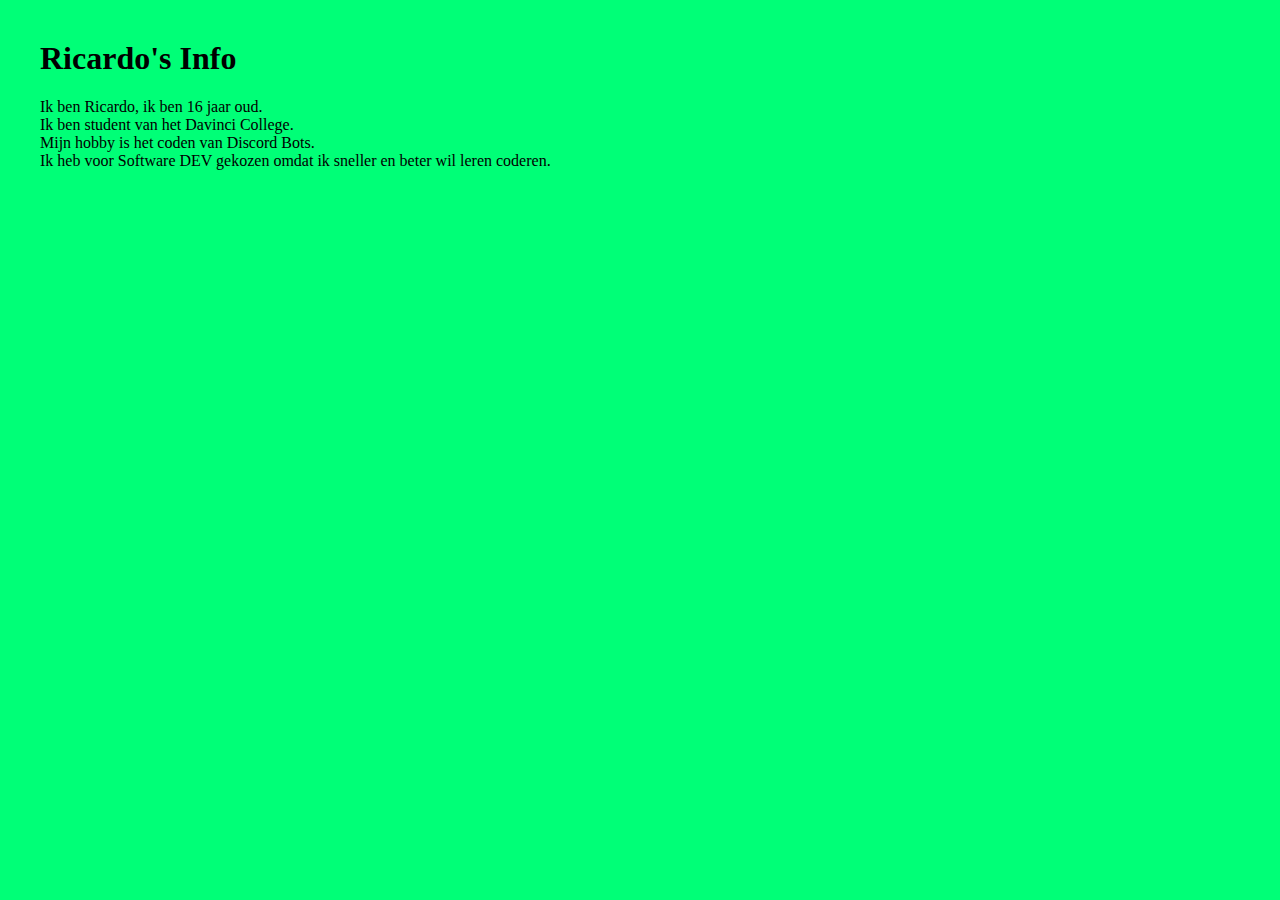
<file: Week 1 - Introduction/B1W1O3 - Github Profile/index.html>
<!DOCTYPE html>
<html lang="en">
    <head>
        <meta charset="UTF-8">
        <meta http-equiv="X-UA-Compatible" content="IE=edge">
        <meta name="viewport" content="width=device-width, initial-scale=1.0">
        <title>B1W1O3 - Github Profile</title>
        <link rel="stylesheet" href="./css/style.css">
    </head>
    <body>
        <h1>Ricardo's Info</h1>
        <p>
            Ik ben Ricardo, ik ben 16 jaar oud.<br>
            Ik ben student van het Davinci College.<br>
            Mijn hobby is het coden van Discord Bots.<br>
            Ik heb voor Software DEV gekozen omdat ik sneller en beter wil leren coderen.
        </p>
    </body>
</html>
</file>
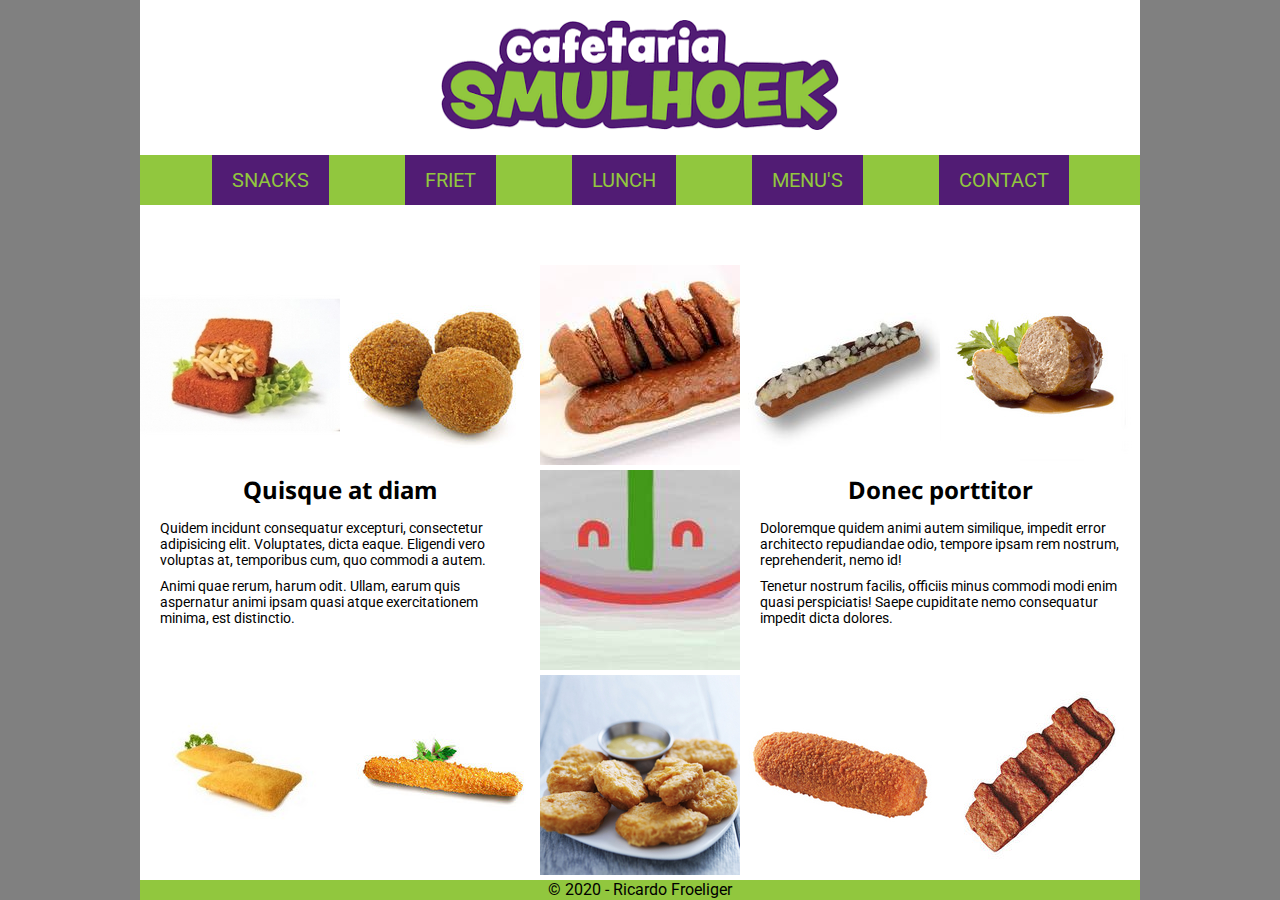
<file: Week 10 - Assessment Week/B1W10T2-  Cafetaria (G) [HTML & CSS]/index.html>
<!DOCTYPE html>
<html lang="en">
	<head>
		<meta charset="UTF-8">
		<meta http-equiv="X-UA-Compatible" content="IE=edge">
		<meta name="viewport" content="width=device-width, initial-scale=1.0">
		<title>Cafetaria Smulhoek | Snacks</title> <!-- B1W10T2 - HTML & CSS Cafetaria -->
		<link rel="stylesheet" href="./css/style.css">
	</head>
	<body>
		<div class="grid-container grid-snacks">
			<img src="./images/cafetarie-smulhoek.png" alt="Image of Cafetaria Smulhoek" class="smulhoek">

			<ul class="menu">
				<li><a href="">SNACKS</a></li>
				<li><a href="./html/friet.html">FRIET</a></li>
				<li><a href="./html/lunch.html">LUNCH</a></li>
				<li><a href="">MENU'S</a></li>
				<li><a href="">CONTACT</a></li>
			</ul>


			<img src="./images/bamischijf.jpg" alt="Image of bamischijf" class="bamischijf">
			<img src="./images/bitterbal.jpg" alt="Image of bitterbal" class="bitterbal">
			<img src="./images/berenklauw.jpg" alt="Image of berenklauw" class="berenklauw">
			<img src="./images/frikandelspeciaal.jpg" alt="Image of frikandel speciaal" class="frikandelspeciaal">
			<img src="./images/gehaktbal.jpg" alt="Image of gehaktbal" class="gehaktbal">

			<div class="leftText">
				<h1 class="title">Quisque at diam</h1>
				<p class="text">Quidem incidunt consequatur excepturi, consectetur adipisicing elit. Voluptates, dicta eaque. Eligendi vero voluptas at, temporibus cum, quo commodi a autem.</p>
				<p class="text">Animi quae rerum, harum odit. Ullam, earum quis aspernatur animi ipsam quasi atque exercitationem minima, est distinctio.</p>
			</div>
			<img src="./images/logo.jpg" alt="Logo" class="logo">
			<div class="rightText">
				<h1 class="title">Donec porttitor</h1>
				<p class="text">Doloremque quidem animi autem similique, impedit error architecto repudiandae odio, tempore ipsam rem nostrum, reprehenderit, nemo id!</p>
				<p class="text">Tenetur nostrum facilis, officiis minus commodi modi enim quasi perspiciatis! Saepe cupiditate nemo consequatur impedit dicta dolores.</p>
			</div>

			<img src="./images/kaassouffle.jpg" alt="Image of kaassouffle" class="kaassouffle">
			<img src="./images/kipcorn.jpg" alt="Image of kipcorn" class="kipcorn">
			<img src="./images/kipnuggets.jpg" alt="Image of kipnuggets" class="kipnuggets">
			<img src="./images/kroket.jpg" alt="Image of kroket" class="kroket">
			<img src="./images/mexicano.jpg" alt="Image of mexicano" class="mexicano">

			<p class="footer footer-snacks">© 2020 - Ricardo Froeliger</p>
		</div>
	</body>
</html>
</file>
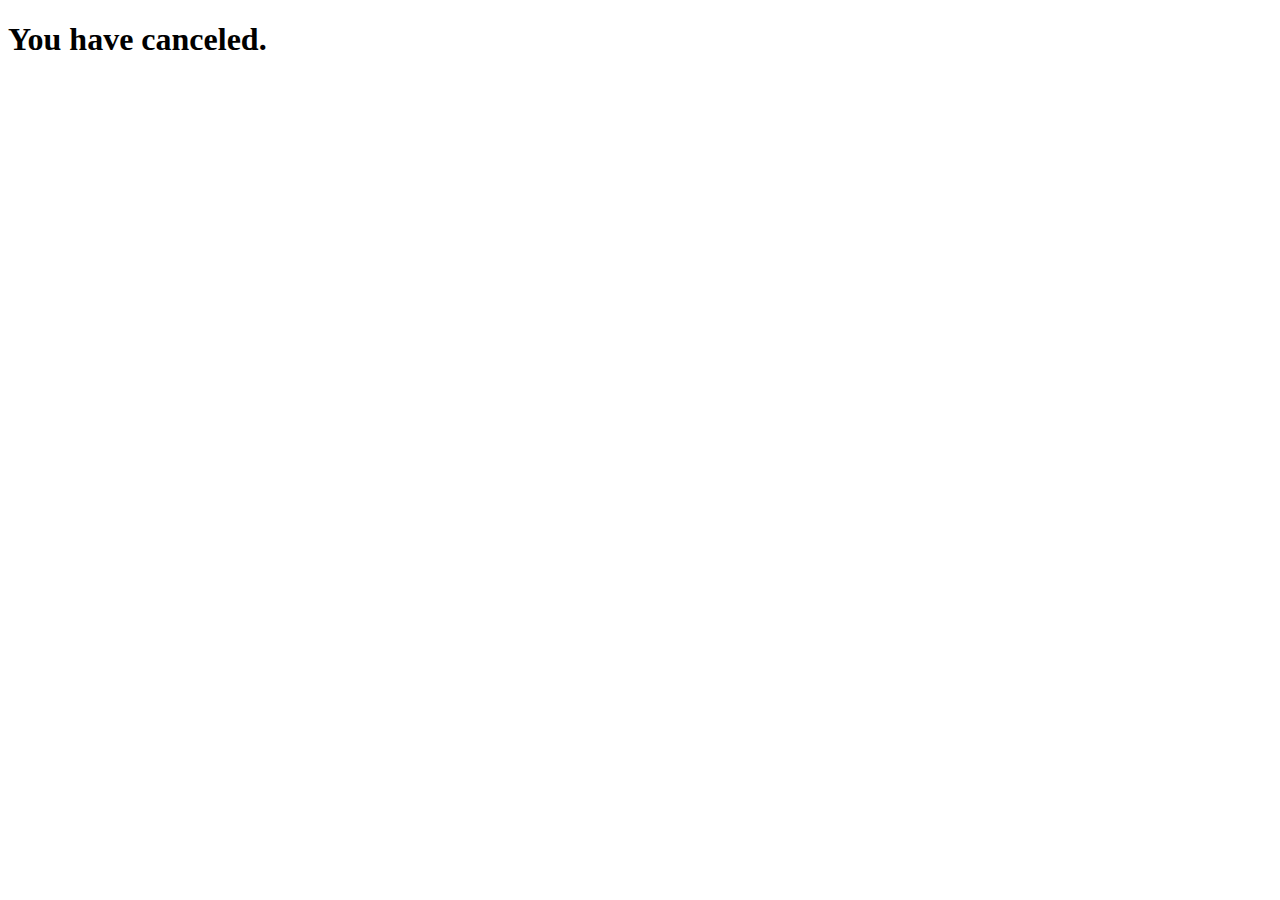
<file: Week 2 & 3 - JavaScript/B1W2L1 - Basics/index.html>
<!DOCTYPE html>
<html lang="en">
    <head>
        <meta charset="UTF-8">
        <meta http-equiv="X-UA-Compatible" content="IE=edge">
        <meta name="viewport" content="width=device-width, initial-scale=1.0">
        <title>B1W2L1 - Basics</title>
        <script src="./js/script.js" defer></script>
    </head>
    <body>
        <h1 id="output"></h1>
    </body>
</html>
</file>
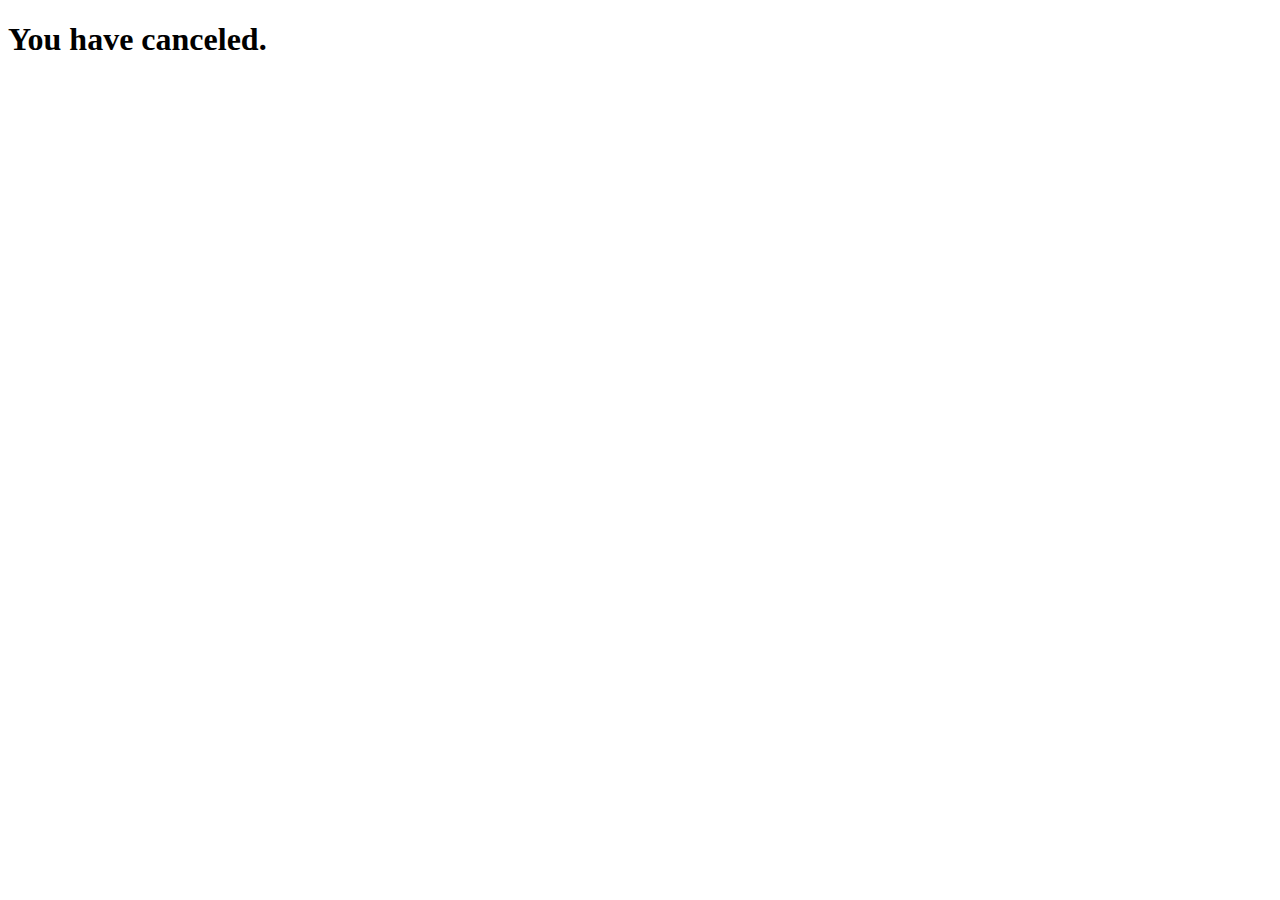
<file: Week 2 & 3 - JavaScript/B1W2L2 - Variables/index.html>
<!DOCTYPE html>
<html lang="en">
    <head>
        <meta charset="UTF-8">
        <meta http-equiv="X-UA-Compatible" content="IE=edge">
        <meta name="viewport" content="width=device-width, initial-scale=1.0">
        <title>B1W2L2 - Variables</title>
        <script src="./js/script.js" defer></script>
    </head>
    <body>
        <h1 id="output"></h1>
    </body>
</html>
</file>
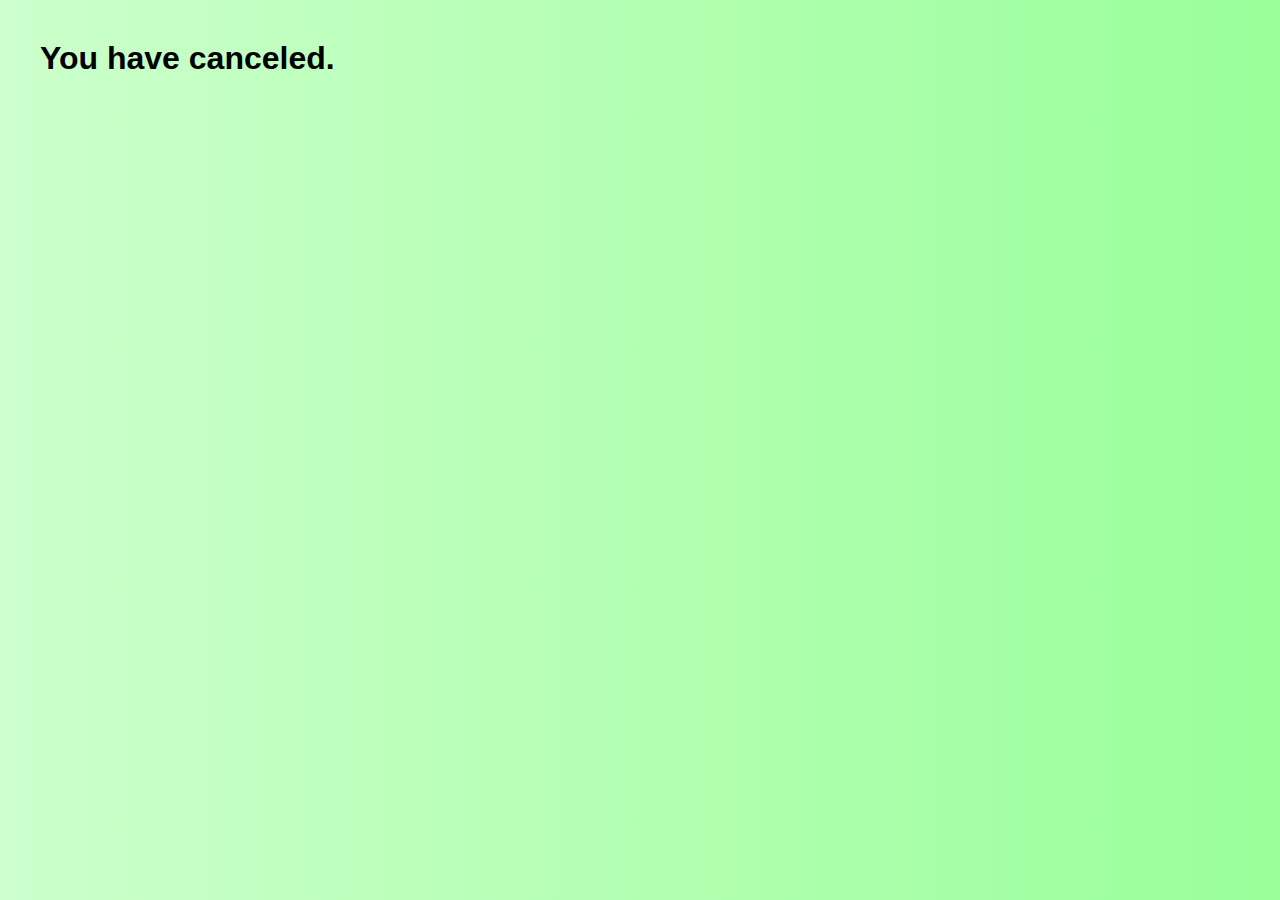
<file: Week 2 & 3 - JavaScript/B1W2O1 - Pizza Calculator/index.html>
<!DOCTYPE html>
<html lang="en">
    <head>
        <meta charset="UTF-8">
        <meta http-equiv="X-UA-Compatible" content="IE=edge">
        <meta name="viewport" content="width=device-width, initial-scale=1.0">
        <title>B1W2O1 - Pizza Calculator</title>
        <link rel="stylesheet" href="./css/style.css">
        <script src="./js/script.js" defer></script>
    </head>
    <body>
        <h1 id="output"></h1>
    </body>
</html>
</file>
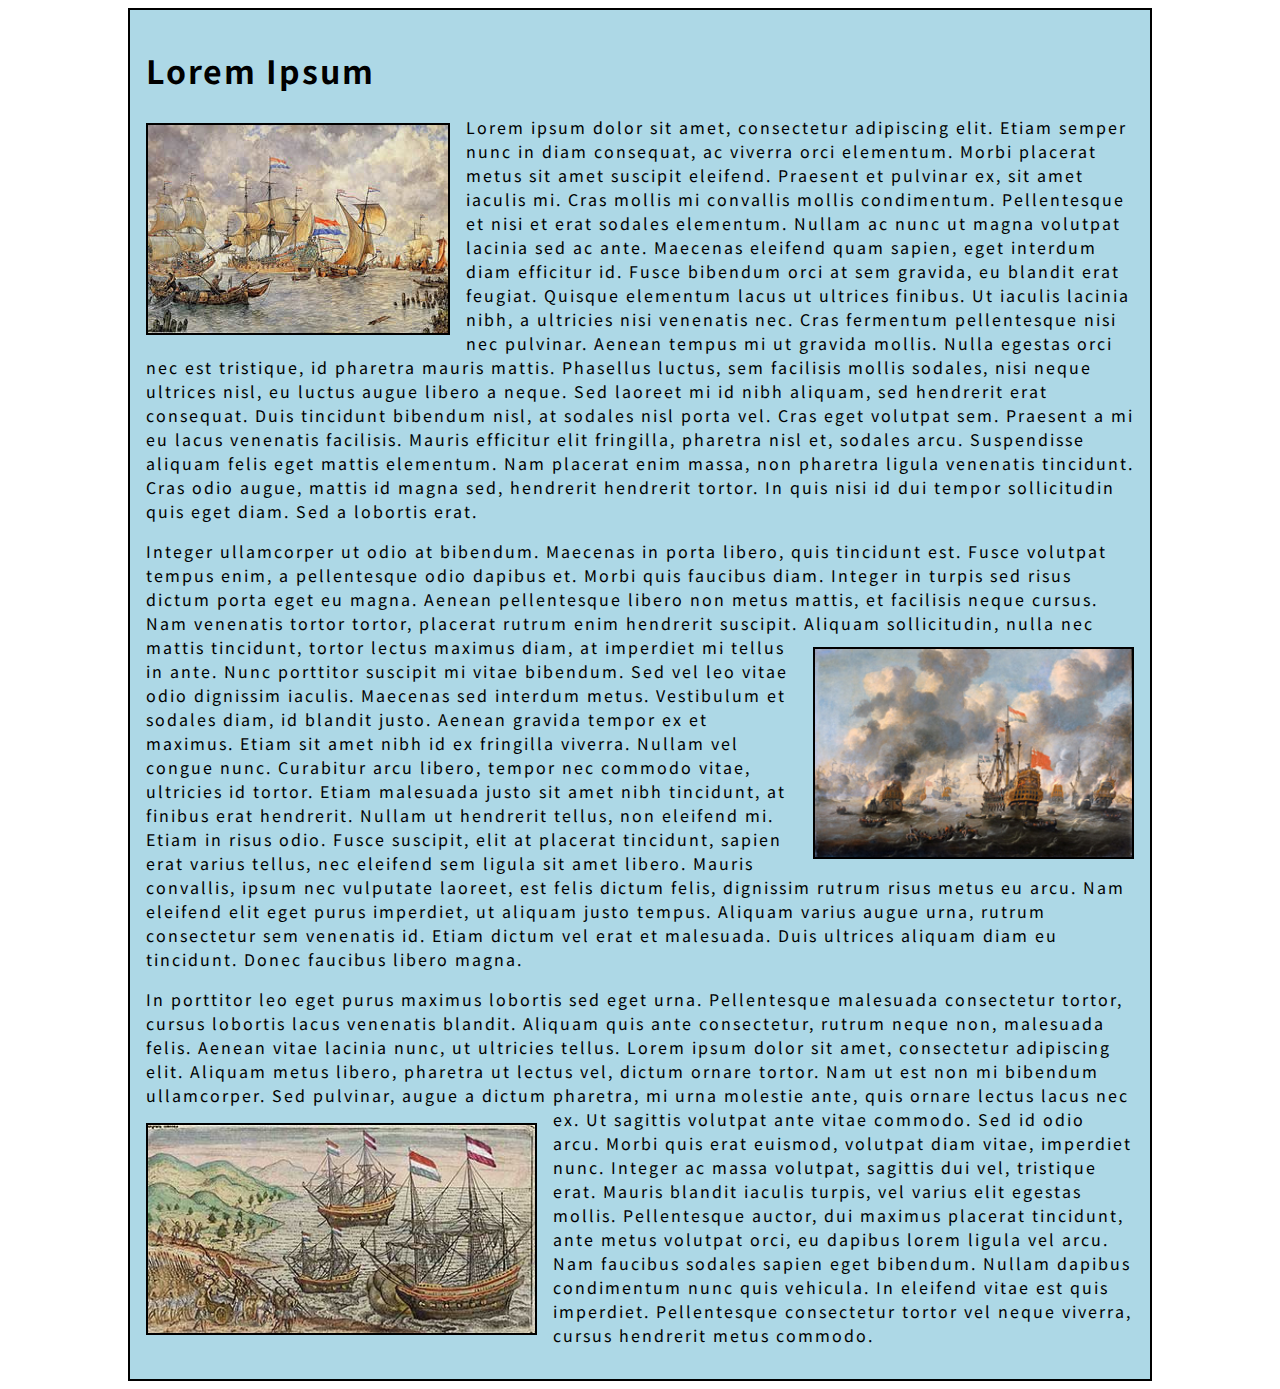
<file: Week 4 - HTML & CSS/B1W4L1 - Newspaper/index.html>
<!DOCTYPE html>
<html lang="en">
    <head>
        <meta charset="UTF-8">
        <meta http-equiv="X-UA-Compatible" content="IE=edge">
        <meta name="viewport" content="width=device-width, initial-scale=1.0">
        <title>B1W4L1 - Newspaper</title>
        <link rel ="stylesheet" href ="./css/style.css">
    </head>
    <body>
        <h1>Lorem Ipsum</h1>
        <p>
            <img src="./images/fleet1.jpg" alt="Painting of Dutch boat fleet" id="img1">  
            Lorem ipsum dolor sit amet, consectetur adipiscing elit. Etiam semper nunc in diam consequat, ac viverra orci elementum. Morbi placerat metus sit amet suscipit eleifend. Praesent et pulvinar ex, sit amet iaculis mi. Cras mollis mi convallis mollis condimentum. Pellentesque et nisi et erat sodales elementum. Nullam ac nunc ut magna volutpat lacinia sed ac ante. Maecenas eleifend quam sapien, eget interdum diam efficitur id. Fusce bibendum orci at sem gravida, eu blandit erat feugiat. Quisque elementum lacus ut ultrices finibus. Ut iaculis lacinia nibh, a ultricies nisi venenatis nec. Cras fermentum pellentesque nisi nec pulvinar. Aenean tempus mi ut gravida mollis. Nulla egestas orci nec est tristique, id pharetra mauris mattis. Phasellus luctus, sem facilisis mollis sodales, nisi neque ultrices nisl, eu luctus augue libero a neque. Sed laoreet mi id nibh aliquam, sed hendrerit erat consequat. Duis tincidunt bibendum nisl, at sodales nisl porta vel. Cras eget volutpat sem. Praesent a mi eu lacus venenatis facilisis. Mauris efficitur elit fringilla, pharetra nisl et, sodales arcu. Suspendisse aliquam felis eget mattis elementum. Nam placerat enim massa, non pharetra ligula venenatis tincidunt. Cras odio augue, mattis id magna sed, hendrerit hendrerit tortor. In quis nisi id dui tempor sollicitudin quis eget diam. Sed a lobortis erat.
        </p>
        <p>
            Integer ullamcorper ut odio at bibendum. Maecenas in porta libero, quis tincidunt est. Fusce volutpat tempus enim, a pellentesque odio dapibus et. Morbi quis faucibus diam. Integer in turpis sed risus dictum porta eget eu magna. Aenean pellentesque libero non metus mattis, et facilisis neque cursus. Nam venenatis tortor tortor, placerat rutrum enim hendrerit suscipit.
            <img src="images/fleet2.jpg" alt="Painting of Dutch boat fleet" id="img2">
            Aliquam sollicitudin, nulla nec mattis tincidunt, tortor lectus maximus diam, at imperdiet mi tellus in ante. Nunc porttitor suscipit mi vitae bibendum. Sed vel leo vitae odio dignissim iaculis. Maecenas sed interdum metus. Vestibulum et sodales diam, id blandit justo. Aenean gravida tempor ex et maximus. Etiam sit amet nibh id ex fringilla viverra. Nullam vel congue nunc. Curabitur arcu libero, tempor nec commodo vitae, ultricies id tortor. Etiam malesuada justo sit amet nibh tincidunt, at finibus erat hendrerit. Nullam ut hendrerit tellus, non eleifend mi. Etiam in risus odio. Fusce suscipit, elit at placerat tincidunt, sapien erat varius tellus, nec eleifend sem ligula sit amet libero. Mauris convallis, ipsum nec vulputate laoreet, est felis dictum felis, dignissim rutrum risus metus eu arcu. Nam eleifend elit eget purus imperdiet, ut aliquam justo tempus. Aliquam varius augue urna, rutrum consectetur sem venenatis id. Etiam dictum vel erat et malesuada. Duis ultrices aliquam diam eu tincidunt. Donec faucibus libero magna.
        </p>
        <p>
            In porttitor leo eget purus maximus lobortis sed eget urna. Pellentesque malesuada consectetur tortor, cursus lobortis lacus venenatis blandit. Aliquam quis ante consectetur, rutrum neque non, malesuada felis. Aenean vitae lacinia nunc, ut ultricies tellus. Lorem ipsum dolor sit amet, consectetur adipiscing elit. Aliquam metus libero, pharetra ut lectus vel, dictum ornare tortor. Nam ut est non mi bibendum ullamcorper. Sed pulvinar, augue a dictum pharetra, mi urna molestie ante, quis ornare lectus lacus nec ex. 
            <img src="images/fleet3.jpg" alt="Painting of Dutch boat fleet" id="img3">
            Ut sagittis volutpat ante vitae commodo. Sed id odio arcu. Morbi quis erat euismod, volutpat diam vitae, imperdiet nunc. Integer ac massa volutpat, sagittis dui vel, tristique erat. Mauris blandit iaculis turpis, vel varius elit egestas mollis. Pellentesque auctor, dui maximus placerat tincidunt, ante metus volutpat orci, eu dapibus lorem ligula vel arcu. Nam faucibus sodales sapien eget bibendum. Nullam dapibus condimentum nunc quis vehicula. In eleifend vitae est quis imperdiet. Pellentesque consectetur tortor vel neque viverra, cursus hendrerit metus commodo.
        </p>
    </body>
</html>
</file>
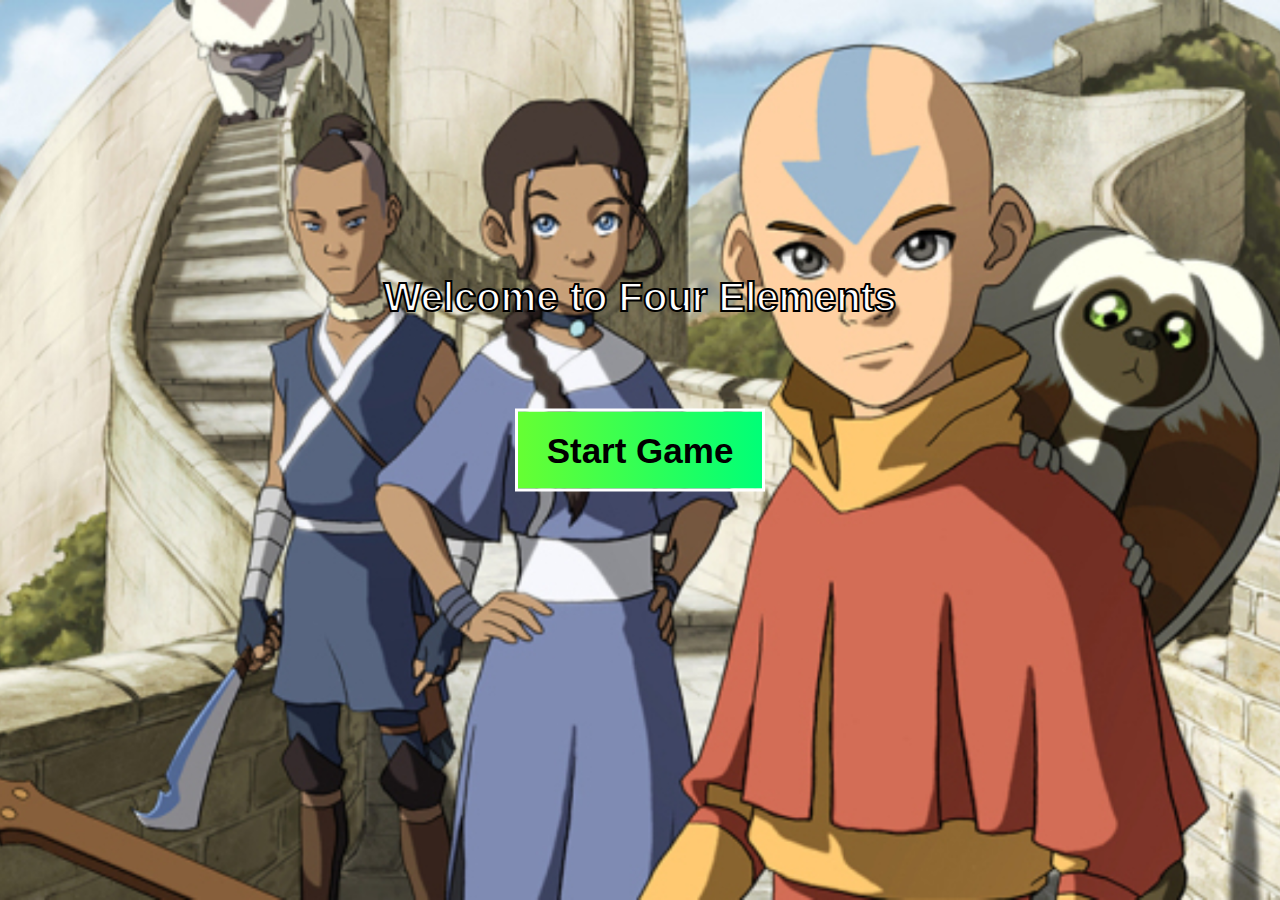
<file: Week 5 - Comparisons [JS]/B1W5O1 - Game/index.html>
<!DOCTYPE html>
<html lang="en">
    <head>
        <meta charset="UTF-8">
        <meta http-equiv="X-UA-Compatible" content="IE=edge">
        <meta name="viewport" content="width=device-width, initial-scale=1.0">
        <title>B1W5O1 - Game</title>

        <link rel="stylesheet" href="./css/style.css">
        <script src="./js/storyline-functions.js" defer></script>
        <script src="./js/technical-functions.js" defer></script>
        <script src="./js/storyline.js" defer></script>
    </head>
    <body id="background">
        <h1 class="center" id="strokeText">Welcome to Four Elements</h1>
        <input type="button" value="Start Game" onclick="startGame()" class="button startButton" 
        id="startButton" onmouseover="toggleColor(true)" onmouseout="toggleColor(false)">
    </body>
</html>
</file>
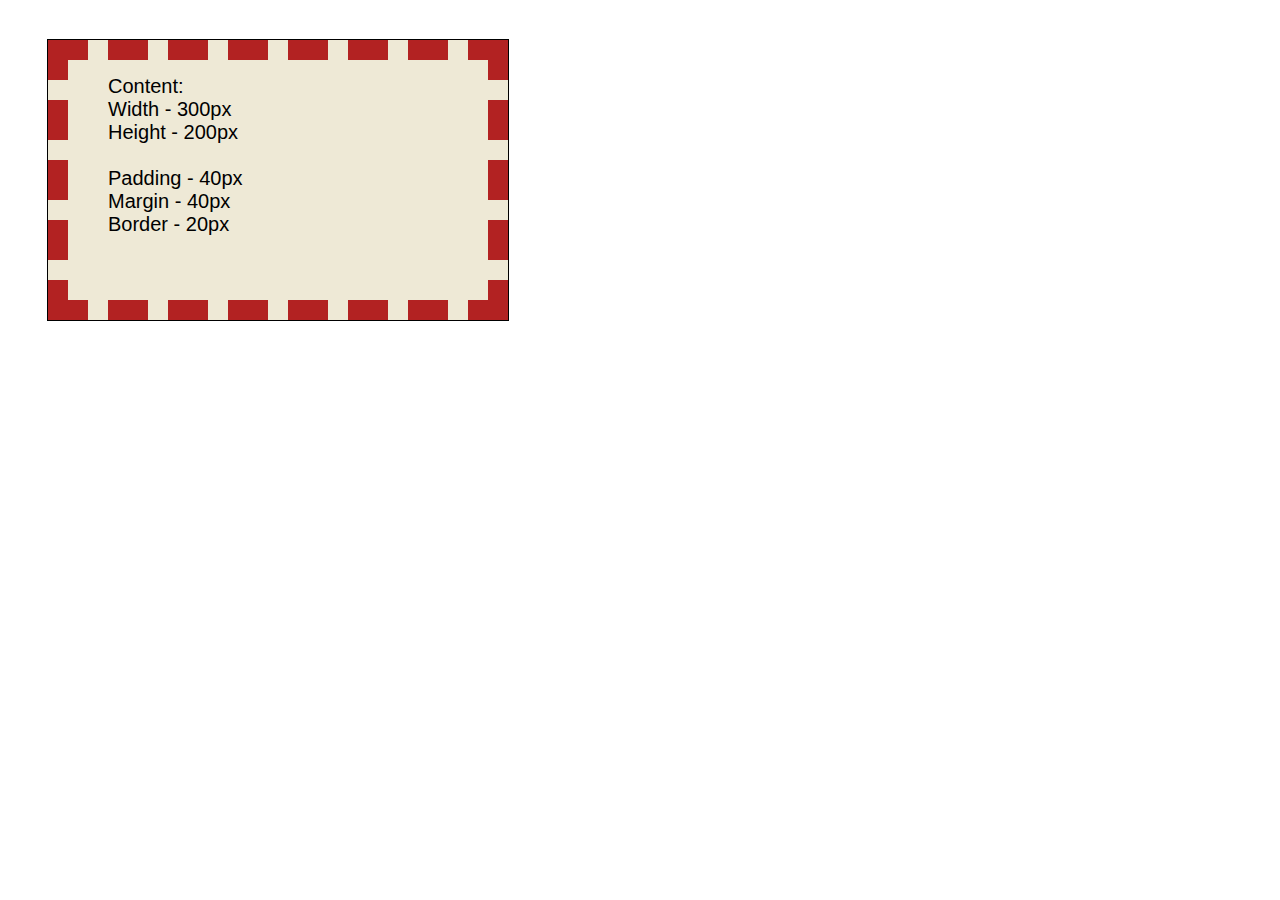
<file: Week 6 - Elements [HTML & CSS]/B1W6L1 - Content in a box/index.html>
<!DOCTYPE html>
<html lang="en">
    <head>
        <meta charset="UTF-8">
        <meta http-equiv="X-UA-Compatible" content="IE=edge">
        <meta name="viewport" content="width=device-width, initial-scale=1.0">
        <title>B1W6L1 - Content in a box</title>
        <link rel="stylesheet" href="./css/style.css">
    </head>
    <body>
        <div class="box">
            Content:<br>Width - 300px<br>Height - 200px<br><br>
            Padding - 40px<br>Margin - 40px<br>Border - 20px<br><br>
        </div>
    </body>
</html>
</file>
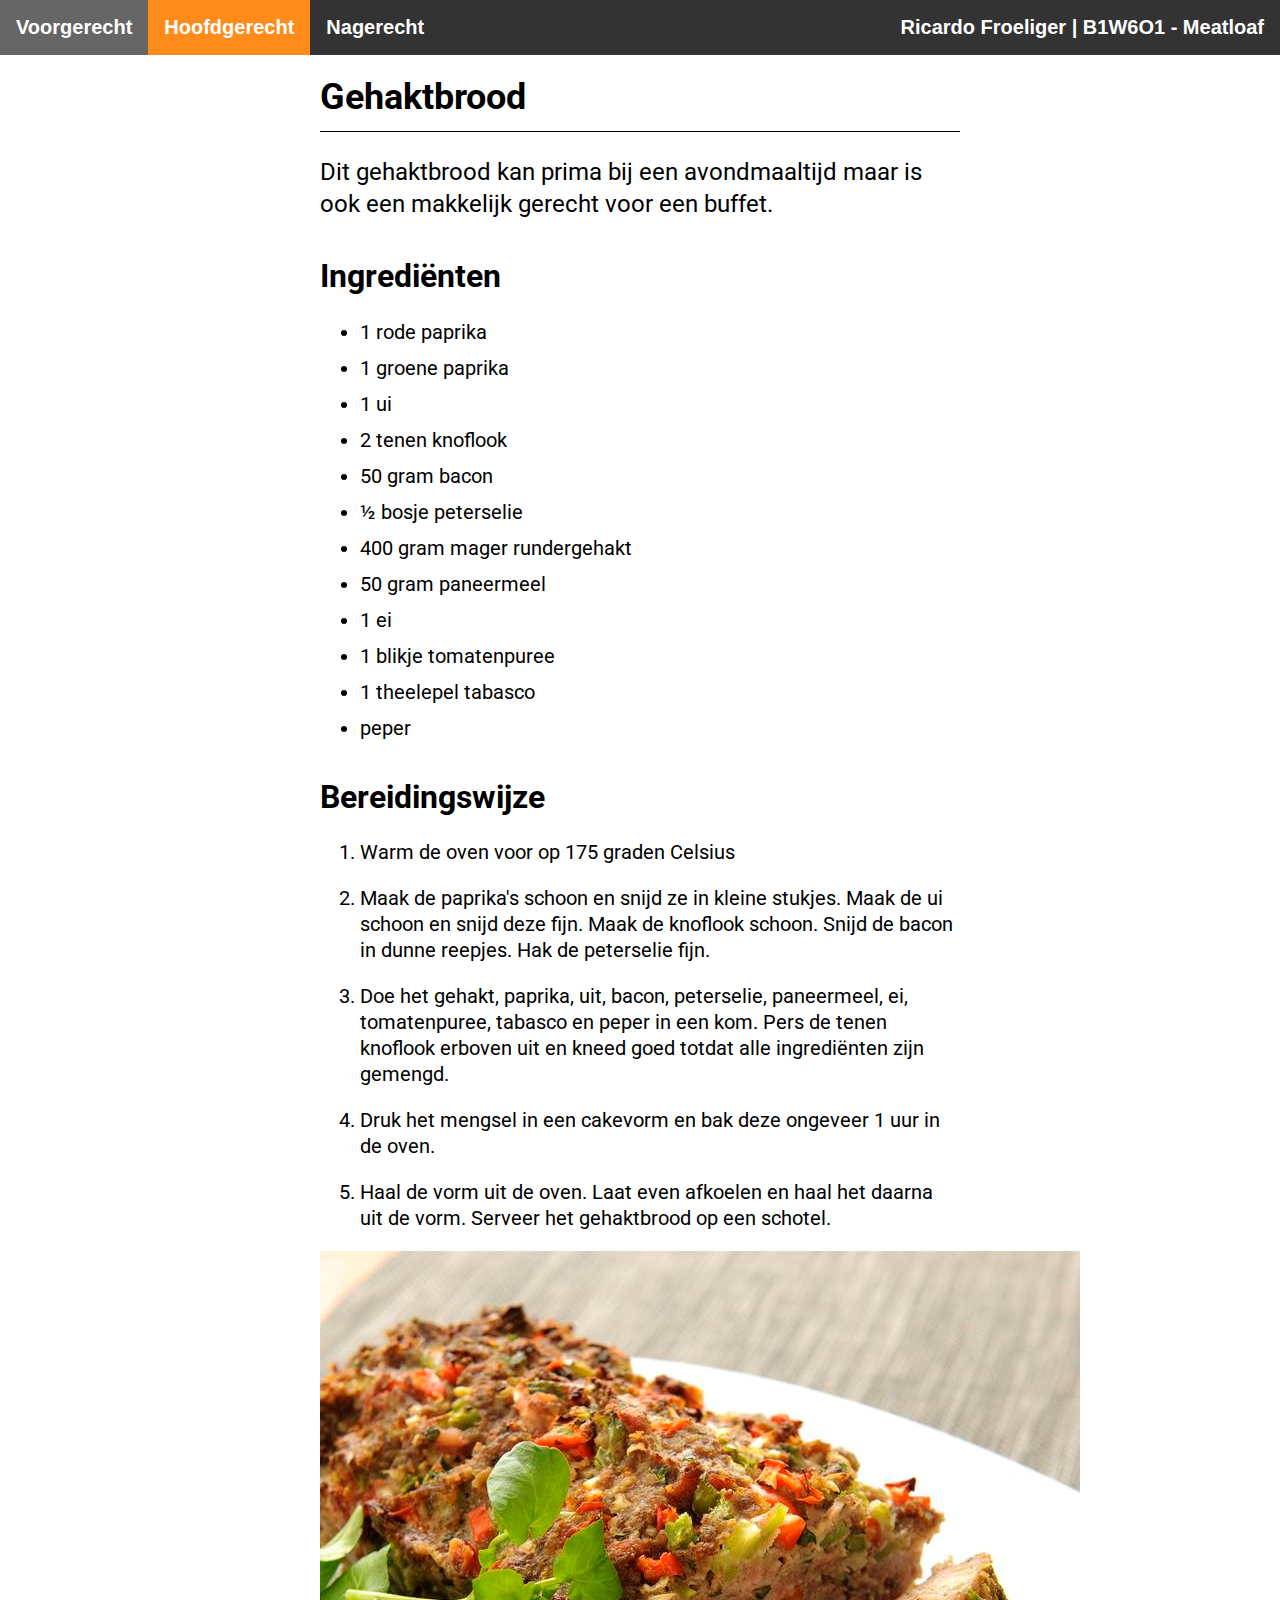
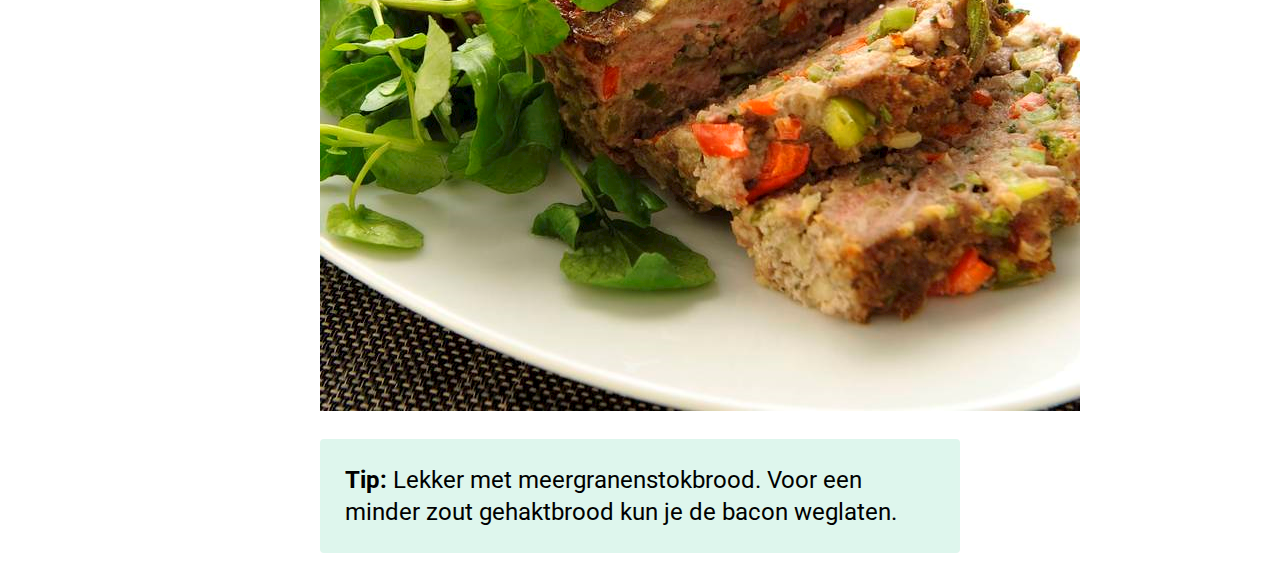
<file: Week 6 - Elements [HTML & CSS]/B1W6O1 - Meatloaf/index.html>
<!DOCTYPE html>
<html lang="en">
    <head>
        <meta charset="UTF-8">
        <meta http-equiv="X-UA-Compatible" content="IE=edge">
        <meta name="viewport" content="width=device-width, initial-scale=1.0">
        <title>B1W6O1 - Meatloaf</title>
        <link rel="stylesheet" href="./css/style.css">
    </head>
    <body>
        <nav>
            <a href="html/voorgerecht.html">Voorgerecht</a>
            <a href="index.html" class="active">Hoofdgerecht</a>
            <a href="html/nagerecht.html">Nagerecht</a>
            <p>Ricardo Froeliger | B1W6O1 - Meatloaf</p>
        </nav>
        <div>
            <h1>Gehaktbrood</h1>
            <p>Dit gehaktbrood kan prima bij een avondmaaltijd maar is ook een makkelijk gerecht voor een buffet.</p>
            
            <h2>Ingrediënten</h2>
            <ul>
                <li>1 rode paprika</li>
                <li>1 groene paprika</li>
                <li>1 ui</li>
                <li>2 tenen knoflook</li>
                <li>50 gram bacon</li>
                <li>½ bosje peterselie</li>
                <li>400 gram mager rundergehakt</li>
                <li>50 gram paneermeel </li>
                <li>1 ei</li>
                <li>1 blikje tomatenpuree</li>
                <li>1 theelepel tabasco</li>
                <li>peper</li>    
            </ul>
            
            <h2>Bereidingswijze</h2>
            <ol>
                <li>Warm de oven voor op 175 graden Celsius</li>
                <li>Maak de paprika's schoon en snijd ze in kleine stukjes. Maak de ui schoon en snijd deze fijn. Maak de knoflook schoon. Snijd de bacon in dunne reepjes. Hak de peterselie fijn.</li>
                <li>Doe het gehakt, paprika, uit, bacon, peterselie, paneermeel, ei, tomatenpuree, tabasco en peper in een kom. Pers de tenen knoflook erboven uit en kneed goed totdat alle ingrediënten zijn gemengd.</li>
                <li>Druk het mengsel in een cakevorm en bak deze ongeveer 1 uur in de oven.</li>
                <li>Haal de vorm uit de oven. Laat even afkoelen en haal het daarna uit de vorm. Serveer het gehaktbrood op een schotel.</li>
            </ol>

            <img src="images/gehaktbrood.png" alt="image of gehaktbrood">
            <p class="tip"><strong>Tip: </strong>Lekker met meergranenstokbrood. Voor een minder zout gehaktbrood kun je de bacon weglaten.</p>    
        </div>
    </body>
</html>
</file>
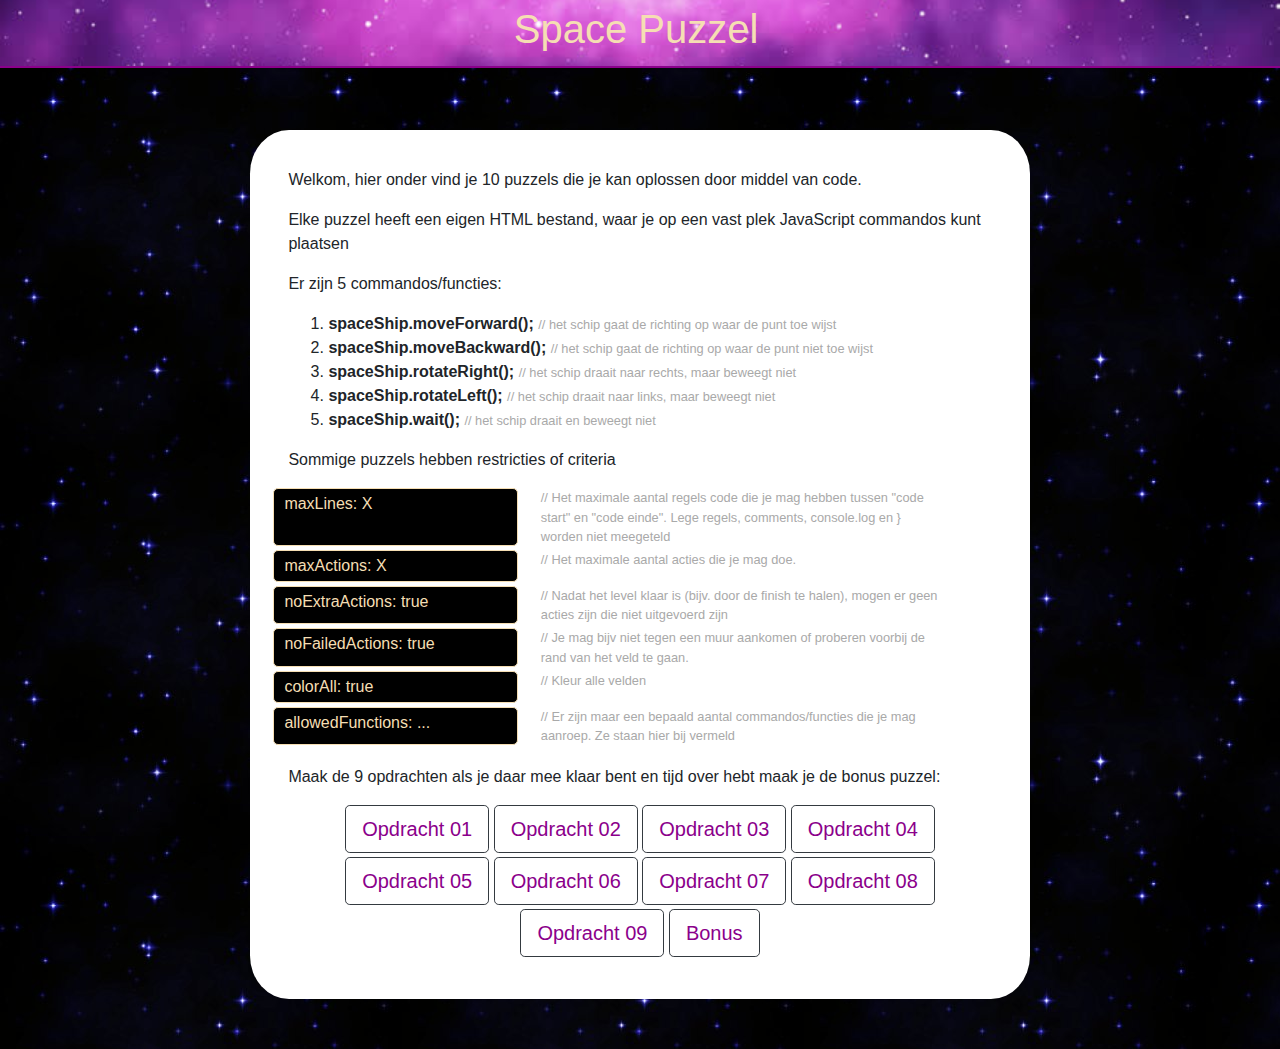
<file: Week 7 - Loops [JS]/B1W7L1 - Spacegame/index.html>
<!DOCTYPE html>
<html lang="en">
<head>
    <meta charset="UTF-8">
    <title>SpaceShip</title>
    <link rel="stylesheet" href="https://maxcdn.bootstrapcdn.com/bootstrap/4.0.0/css/bootstrap.min.css" integrity="sha384-Gn5384xqQ1aoWXA+058RXPxPg6fy4IWvTNh0E263XmFcJlSAwiGgFAW/dAiS6JXm" crossorigin="anonymous">
    <link href="css/style.css" type="text/css" rel="stylesheet">
</head>
<body>
    <div id="goals" class="w-100">
        <h1>Space Puzzel</h1>
    </div>
    <div id="container" class="index">
        <p>Welkom, hier onder vind je 10 puzzels die je kan oplossen door middel van code.</p>
        <p>Elke puzzel heeft een eigen HTML bestand, waar je op een vast plek JavaScript commandos kunt plaatsen</p>
        <p>Er zijn 5 commandos/functies:</p>
        <ol>
            <li>
                <b>spaceShip.moveForward();</b>
                <span class="comment small">// het schip gaat de richting op waar de punt toe wijst</span>
            </li>
            <li>
                <b>spaceShip.moveBackward();</b>
                <span class="comment small">// het schip gaat de richting op waar de punt niet toe wijst</span>
            </li>
            <li>
                <b>spaceShip.rotateRight();</b>
                <span class="comment small">// het schip draait naar rechts, maar beweegt niet</span>
            </li>
            <li>
                <b>spaceShip.rotateLeft();</b>
                <span class="comment small">// het schip draait naar links, maar beweegt niet</span>
            </li>
            <li>
                <b>spaceShip.wait();</b>
                <span class="comment small">// het schip draait en beweegt niet </span>
            </li>
        </ol>

        <p>Sommige puzzels hebben restricties of criteria</p>

        <div class="row">
            <div class="goal col-4 mb-1">
                maxLines: X
            </div>
            <div class="small col-7 ml-2 mb-1 comment">
                // Het maximale aantal regels code die je mag hebben tussen "code  start" en "code  einde". Lege regels, comments, console.log en } worden niet meegeteld
            </div>

            <div class="goal col-4 mb-1">
                maxActions: X
            </div>
            <div class="small col-7 ml-2 mb-1 comment">
                // Het maximale aantal acties die je mag doe.
            </div>

            <div class="goal col-4 mb-1">
                noExtraActions: true
            </div>
            <div class="small col-7 ml-2 mb-1 comment">
                // Nadat het level klaar is (bijv. door de finish te halen), mogen er geen acties zijn die niet uitgevoerd zijn
            </div>

            <div class="goal col-4 mb-1">
                noFailedActions: true
            </div>
            <div class="small col-7 ml-2 mb-1 comment">
                // Je mag bijv niet tegen een muur aankomen of proberen voorbij de rand van het veld te gaan.
            </div>

            <div class="goal col-4 mb-1">
                colorAll: true
            </div>
            <div class="small col-7 ml-2 mb-1 comment">
                // Kleur alle velden
            </div>

            <div class="goal col-4 mb-1">
                allowedFunctions: ...
            </div>
            <div class="small col-7 ml-2 mb-1 comment">
                // Er zijn maar een bepaald aantal commandos/functies die je mag aanroep. Ze staan hier bij vermeld
            </div>
        </div>

        <p class="mt-3">Maak de 9 opdrachten als je daar mee klaar bent en tijd over hebt maak je de bonus puzzel:</p>

        <div class="text-center">
            <a class="btn  btn-outline-dark btn-lg mb-1" href="html/exercise 1.html">Opdracht 01</a>
            <a class="btn  btn-outline-dark btn-lg mb-1" href="html/exercise 2.html">Opdracht 02</a>
            <a class="btn  btn-outline-dark btn-lg mb-1" href="html/exercise 3.html">Opdracht 03</a>
            <a class="btn  btn-outline-dark btn-lg mb-1" href="html/exercise 4.html">Opdracht 04</a>
            <a class="btn  btn-outline-dark btn-lg mb-1" href="html/exercise 5.html">Opdracht 05</a>
            <a class="btn  btn-outline-dark btn-lg mb-1" href="html/exercise 6.html">Opdracht 06</a>
            <a class="btn  btn-outline-dark btn-lg mb-1" href="html/exercise 7.html">Opdracht 07</a>
            <a class="btn  btn-outline-dark btn-lg mb-1" href="html/exercise 8.html">Opdracht 08</a>
            <a class="btn  btn-outline-dark btn-lg mb-1" href="html/exercise 9.html">Opdracht 09</a>
            <a class="btn  btn-outline-dark btn-lg mb-1" href="html/bonus.html">Bonus</a>
        </div>
    </div>
</body>
</html>
</file>
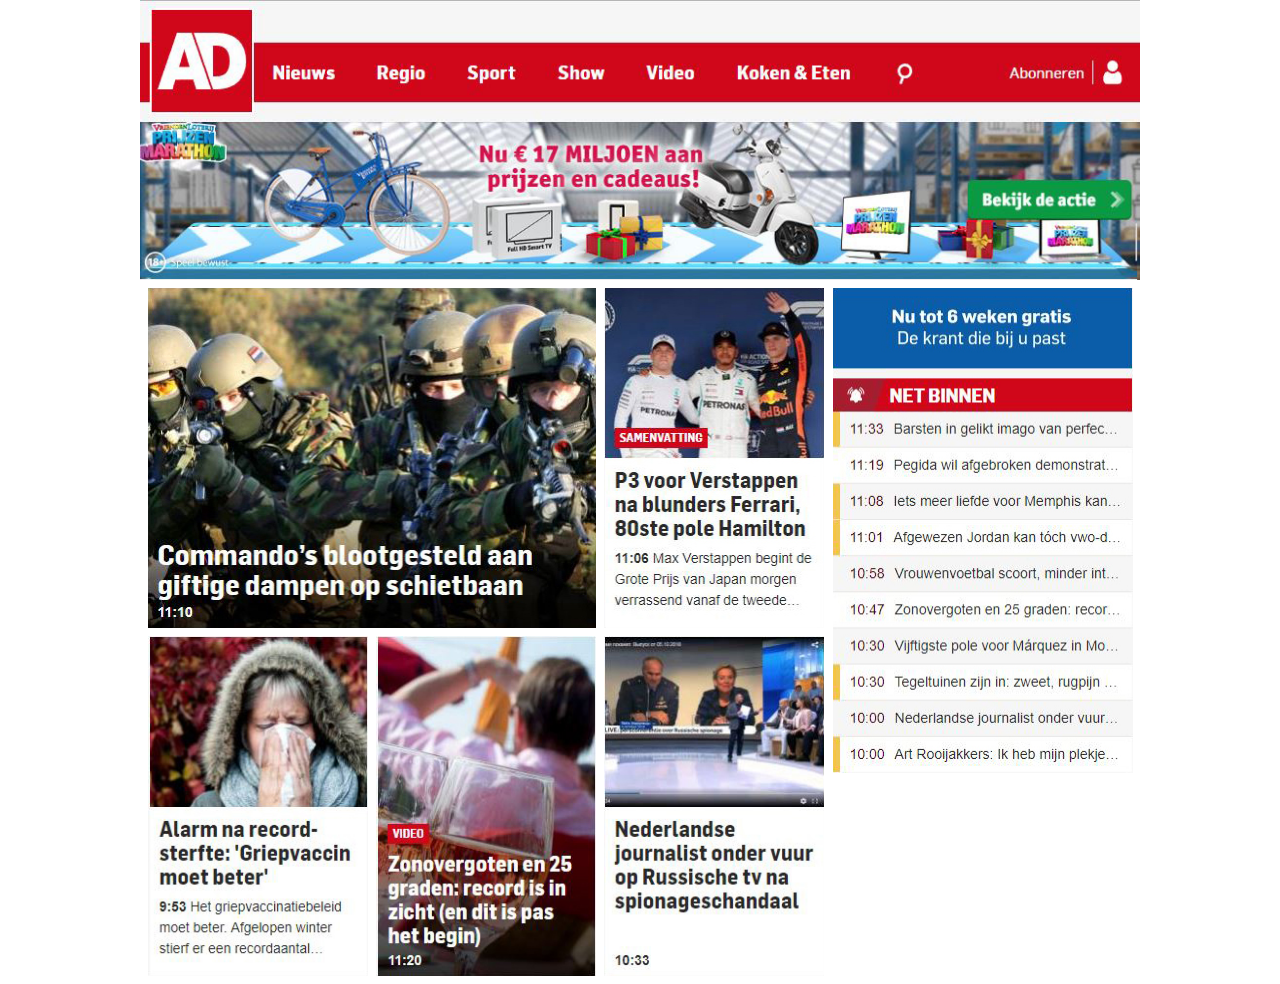
<file: Week 8 - Grid [HTML & CSS]/B1W8L1 - News Article/index.html>
<!DOCTYPE html>
<html lang="en">
    <head>
        <meta charset="UTF-8">
        <meta http-equiv="X-UA-Compatible" content="IE=edge">
        <meta name="viewport" content="width=device-width, initial-scale=1.0">
        <title>B1W8L1 - News Article</title>
        <link rel="stylesheet" href="./css/style.css">
    </head>
    <body>
        <div class="grid-container">
            <img src="./images/menu.jpg" alt="Website Menu" class="menu">
            <img src="./images/banner.jpg" alt="Website Banner" class="banner">
            <img src="./images/commando.jpg" alt="Image of Commandos" class="commandos">
            <img src="./images/max-verstappen.jpg" alt="Image of Max Verstappen" class="max-verstappen">
            <img src="./images/net-binnen.jpg" alt="Image of Just Recieved" class="just-recieved">
            <img src="./images/griepvaccin.jpg" alt="Image of Flu Vaccine" class="flu-vaccin">
            <img src="./images/zonovergoten.jpg" alt="Image of Sunlit" class="sunlit">
            <img src="./images/schandaal.jpg" alt="Image of Scandal" class="scandal">    
        </div>
    </body>
</html>
</file>
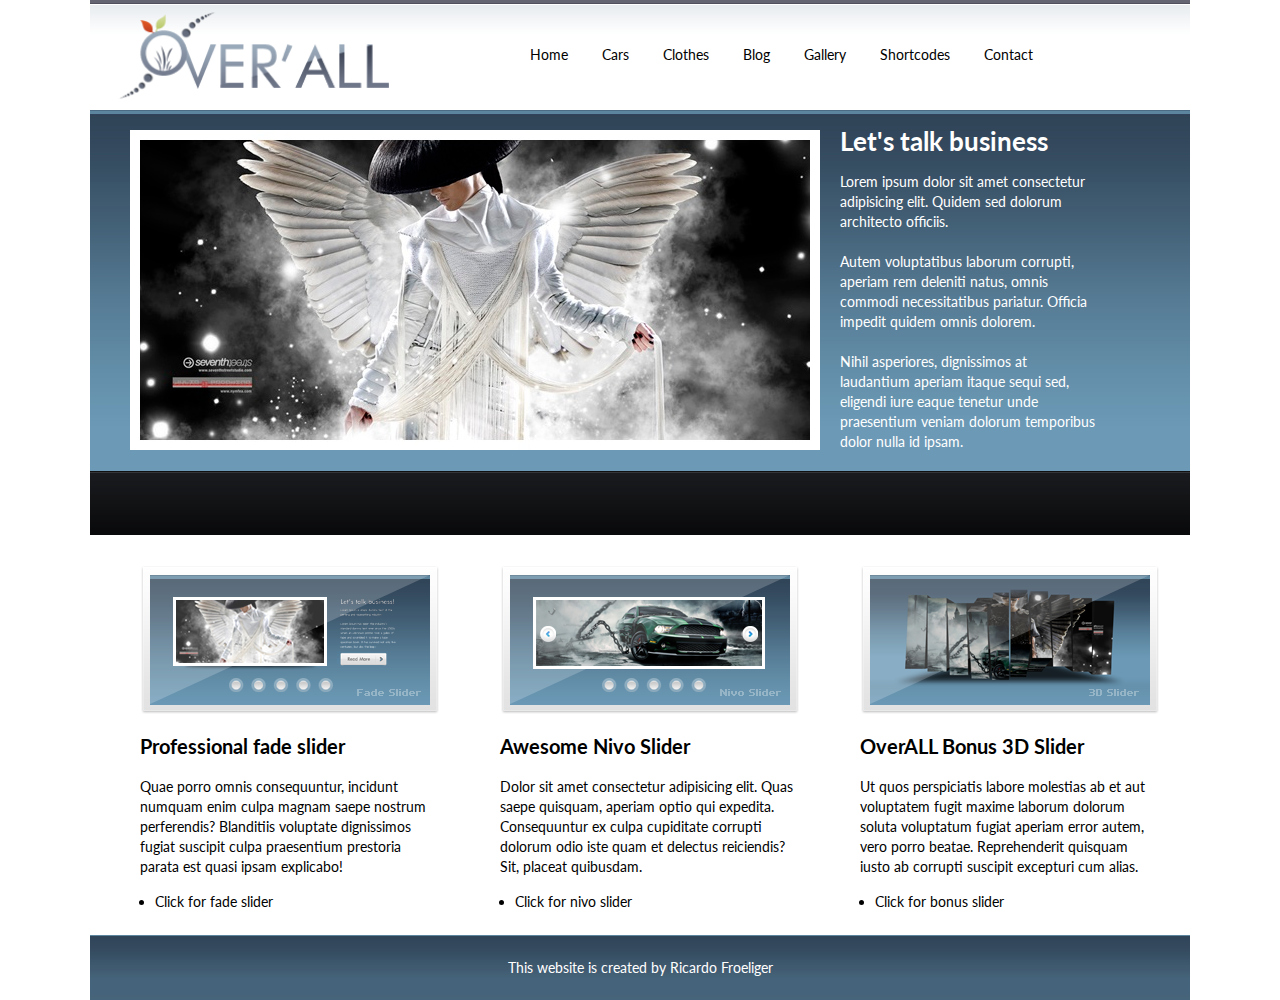
<file: Week 8 - Grid [HTML & CSS]/B1W8O1 - Over'all Grid/index.html>
<!DOCTYPE html>
<html lang="en">
    <head>
        <meta charset="UTF-8">
        <meta http-equiv="X-UA-Compatible" content="IE=edge">
        <meta name="viewport" content="width=device-width, initial-scale=1.0">
        <title>B1W8O1 - Over'all Grid</title>
        <link rel="stylesheet" href="./css/style.css">
    </head>
    <body>
        <div class="grid-container grid-home">
            <div class="nav">
                <img src="./images/logo.png" alt="Website Logo">
                <nav>
                    <a href="">Home</a>
                    <a href="./html/cars.html">Cars</a>
                    <a href="./html/clothes.html">Clothes</a>
                    <a href="">Blog</a>
                    <a href="">Gallery</a>
                    <a href="">Shortcodes</a>
                    <a href="">Contact</a>
                </nav>
            </div>

			<div class="banner">
                <img src="./images/banner.jpg" alt="Website Banner">
				<div>
                    <h1>Let's talk business</h1>
                    <p>
                        Lorem ipsum dolor sit amet consectetur adipisicing elit. Quidem sed dolorum architecto officiis.<br><br>
                        Autem voluptatibus laborum corrupti, aperiam rem deleniti natus, omnis commodi necessitatibus pariatur. Officia impedit quidem omnis dolorem.<br><br>
                        Nihil asperiores, dignissimos at laudantium aperiam itaque sequi sed, eligendi iure eaque tenetur unde praesentium veniam dolorum temporibus dolor nulla id ipsam.
                    </p>   
				</div>
            </div>

            <div class="slider fade-slider">
                <img src="./images/fade-slider.png" alt="Image of Fade-Slider">
                <h2>Professional fade slider</h2>
                <p>Quae porro omnis consequuntur, incidunt numquam enim culpa magnam saepe nostrum perferendis? Blanditiis voluptate dignissimos fugiat suscipit culpa praesentium prestoria parata est quasi ipsam explicabo!</p>
				<ul><li><a href="">Click for fade slider</a></li></ul>
            </div>
            <div class="slider nivo-slider">
				<img src="./images/nivo-slider.png" alt="Image of Nivo-Slider">
                <h2>Awesome Nivo Slider</h2>
                <p>Dolor sit amet consectetur adipisicing elit. Quas saepe quisquam, aperiam optio qui expedita. Consequuntur ex culpa cupiditate corrupti dolorum odio iste quam et delectus reiciendis? Sit, placeat quibusdam.</p>
                <ul><li><a href="">Click for nivo slider</a></li></ul>
            </div>
            <div class="slider bonus-3d-slider">
				<img src="./images/bonus-3d-slider.png" alt="Image of Bonus-3d-Slider">
                <h2>OverALL Bonus 3D Slider</h2>
                <p>Ut quos perspiciatis labore molestias ab et aut voluptatem fugit maxime laborum dolorum soluta voluptatum fugiat aperiam error autem, vero porro beatae. Reprehenderit quisquam iusto ab corrupti suscipit excepturi cum alias.</p>
                <ul><li><a href="">Click for bonus slider</a></li></ul>
            </div>
            
            <p class="footer footer-row4">This website is created by Ricardo Froeliger</p>
        </div>
    </body>
</html>
</file>
<file: Week 1 - Introduction/B1W1O3 - Github Profile/css/style.css>
body {
    background-color: #00ff77;
    margin: 40px;
}
</file>
<file: Week 10 - Assessment Week/B1W10T2-  Cafetaria (G) [HTML & CSS]/css/style.css>
@import url('https://fonts.googleapis.com/css2?family=Roboto&display=swap');
@import url('https://fonts.googleapis.com/css2?family=Noto+Sans&display=swap');

* {
    margin: 0px;
    padding: 0px;
}

body {
    background-color: grey;
    font-family: 'Roboto', sans-serif;
}

ul.menu {
    grid-column: 1/6;
    grid-row: 2;
    background-color: #91C73E;
    overflow: hidden;
}
ul.menu li {
    display: inline;
}
ul.menu li a {
    text-align: center;
    text-decoration: none;
    display: inline-block;
    padding: 0px 20px; 
    margin-left: 72px;

    background-color: #511c74;
    color: #91C73E;
    font-size: 20px;
    line-height: 50px;
}
ul.menu li a:hover {
    background-color: white;
    cursor: pointer;
}

.grid-container {
    display: grid;
    grid-gap: 5px 0px;
    background-color: white;
    grid-template-columns: 200px 200px 200px 200px 200px;
    /* Centering */
    width: 1000px;
    margin: 0px auto;
}
.grid-snacks {
    grid-template-rows: 150px 50px 50px 200px 200px 200px 20px;
}
.grid-friet {
    grid-template-rows: 150px 50px 50px 200px 200px 200px 200px 20px;
}
.grid-lunch {
    grid-template-rows: 150px 50px 50px 40px 100px 20px;
    grid-gap: 0px;
}

.smulhoek {
    grid-column: 1/6;
    grid-row: 1;
    height: 110px;
    padding: 20px;
    width: 400px;
    margin: 0px auto;
}
.bamischijf {
    grid-column: 1;
    grid-row: 4;
}
.bitterbal {
    grid-column: 2;
    grid-row: 4;
}
.berenklauw {
    grid-column: 3;
    grid-row: 4;
}
.frikandelspeciaal {
    grid-column: 4;
    grid-row: 4;
}
.gehaktbal {
    grid-column: 5;
    grid-row: 4;
}
.text {
    font-family: 'Roboto', sans-serif;
    font-size: 14px;
    margin: 10px 20px
}
.title {
    font-family: 'Noto Sans', sans-serif;
    font-size: 24px;
    text-align: center;
    line-height: 40px;
}
.leftText {
    grid-column: 1/3;
    grid-row: 5;
}
.logo {
    grid-column: 3;
    grid-row: 5;
}
.rightText {
    grid-column: 4/6;
    grid-row: 5;
}
.kaassouffle {
    grid-column: 1;
    grid-row: 6;
}
.kipcorn {
    grid-column: 2;
    grid-row: 6;
}
.kipnuggets {
    grid-column: 3;
    grid-row: 6;
}
.kroket {
    grid-column: 4;
    grid-row: 6;
}
.mexicano {
    grid-column: 5;
    grid-row: 6;
}

.friet-zonder {
    grid-column: 1/2;
    grid-row: 4/5;
}
.friet-satesaus {
    grid-column: 4/5;
    grid-row: 4/5;
}
.friet-ketchup {
    grid-column: 1/2;
    grid-row: 6/7;
}
.friet-speciaal {
    grid-column: 4/5;
    grid-row: 6/7;
}
.prices {
    padding-top: 100px;
    grid-column: 3;
    grid-row: 5/6;
}
.prices-items {
    padding: 10px
}

.broodjes {
    background-color: #91C73E;
    grid-column: 1/3;
    grid-row: 4;
}
.broodjes-hamburger {
    background-color: #91C73E;
    grid-column: 4/6;
    grid-row: 4;
}
.broodjes-menu {
    background-color: #511c74;
    color: white;
    grid-row: 5;
    margin: 0px;
    padding: 15px 0px 15px 40px;
}
.broodjes-items {
    grid-column: 1;
}
.broodjes-prices {
    grid-column: 2;
}
.broodjes-hamburger-items {
    grid-column: 4;
}
.broodjes-hamburger-prices {
    grid-column: 5;
}

.footer {
    background-color: #91C73E;
    grid-column: 1/6;
    text-align: center;
}
.footer-snacks {
    grid-row: 7;
}  
.footer-friet {
    grid-row: 8;
}
.footer-lunch {
    grid-row: 6;
}
</file>
<file: Week 2 & 3 - JavaScript/B1W2O1 - Pizza Calculator/css/style.css>
body {
    background: linear-gradient(to right, #ccffcc, #99ff99);
    font-family: 'Roboto', sans-serif;
    margin: 40px;
    padding: 0px;
}
</file>
<file: Week 4 - HTML & CSS/B1W4L1 - Newspaper/css/style.css>
@import url('https://fonts.googleapis.com/css2?family=Noto+Sans+JP&display=swap');

html {
    background-color: white;
}
body {
    background-color: lightblue;
    border: 2px solid black;
    margin-left: 10%;
    margin-right: 10%;
    padding: 16px;
}

p, h1 {
    font-family: 'Noto Sans JP', sans-serif;
    letter-spacing: 2px;
}
#p1 {
    font-weight: bold;
}

img {
    border: 2px solid black;
    height: 208px;
}
#img1 {
    float: left;
    margin: 8px 16px 0px 0px;    
}
#img2 {
    float: right;
    margin: 12px 0px 0px 16px;
}
#img3 {
    float: left;
    margin: 16px 16px 0px 0px;
}
</file>
<file: Week 5 - Comparisons [JS]/B1W5O1 - Game/css/style.css>
body, html {
    height: 100%;
    width: 100%;
    margin: 0;
}
#background {
    background: url('../images/teamavatar.png') no-repeat;
    background-size: cover;
    background-position: 50% 50%;
}

.center {
    text-align: center;
    font-family: 'Noto Sans JP', sans-serif;
    
    position: absolute;
    top: 30%;
    left: 50%;
    transform: translate(-50%, -50%);
}
h1#strokeText {
    -webkit-text-stroke: 2px black;
    color: white;
    font-size: 40px;
}

input.button {
    width: 250px;
    height: 83px;
    cursor: pointer;
    background: linear-gradient(to right, #66ff33, #00ff77); 
    border: solid white;
    outline: none;

    font-size: 35px;
    font-weight: bold;
    text-align: center;
    font-family: 'Noto Sans JP', sans-serif;
    color: black;
    position: absolute;
}
input.startButton {
    background: linear-gradient(to right, #66ff33, #00ff77); 
    top: 50%;
    left: 50%;
    transform: translate(-50%, -50%);
}
input.startButton:hover {
    border: 5px solid white;
    width: 275px;
    height: 92px;
    font-size: 38px;
}
input.choiceButton {
    font-size: 30px; 
}
input.choiceButton:hover {
    border: 5px solid white;
    width: 275px;
    height: 92px;
    font-size: 32px;
    z-index: 1;
}
input.leftChoiceButton {
    top: 50%;
    left: 35%;
    transform: translate(-35%, -50%);
}
input.rightChoiceButton {
    top: 50%;
    left: 65%;
    transform: translate(-65%, -50%);
}
input.centerChoiceButton {
    top: 70%;
    left: 50%;
    transform: translate(-50%, -70%); 
}
input.findAangButton {
    position: absolute;
    width: 20%;
    height: 60%;
    
    outline: none;
    cursor: auto;
    background: transparent; 
    border: none;
    
    top: 60%;
    left: 75%;
    transform: translate(-75%, -50%);
}

input#waterChoice1Left {
    background: radial-gradient(white 40%, #71a6d2 75%);
}
input#waterChoice1Right {
    background: linear-gradient(to bottom, #71a6d2, #0059b3);
}
input#waterChoice2LeftTowards {
    background: linear-gradient(to bottom, #c6efff, #5b73b4);
}
input#waterChoice2RightTowards {
    background: linear-gradient(to top, #e79aff, #b148d2);
}
input#waterChoice2LeftFishing {
    background: linear-gradient(to bottom, red, darkred);
}
input#waterChoice2RightFishing {
    background: linear-gradient(to bottom, white, grey);
}
input#waterChoice3LeftBreak {
    background: linear-gradient(to bottom, red, darkred);
}
input#waterChoice3RightBreak {
    background: linear-gradient(to bottom, white, grey);
}
input#waterChoice3CenterBreak {
    background: linear-gradient(to bottom, #FAD672, #F49547);
}
input#waterChoice3LeftRun {
    background: linear-gradient(to bottom, red, darkred);
}
input#waterChoice3RightRun {
    background: linear-gradient(to bottom, white, grey);
}
</file>
<file: Week 6 - Elements [HTML & CSS]/B1W6L1 - Content in a box/css/style.css>
.box {
    height: 160px;
    width: 340px;
    padding: 40px;
    margin: 40px;
    border: 20px dashed firebrick;
    
    background-color: #EEE9D6;
    outline: 1px solid black;
    font-family: 'Noto Sans JP', sans-serif;
    font-size: 20px;
    padding-top: 15px;
    padding-bottom: 65px;
}
</file>
<file: Week 6 - Elements [HTML & CSS]/B1W6O1 - Meatloaf/css/style.css>
@import url('https://fonts.googleapis.com/css2?family=Roboto&display=swap');

body {
    margin: 0px;
}

h1, h2, li, p {
    font-family: 'Roboto', sans-serif;
}
div {
    margin: 0px auto;
    width: 50%;
}

div h1 {
    font-size: 36px;
    line-height: 36px;
    border-bottom: 1px solid black;
    padding-bottom: 16px;
}
div h2 {
    font-size: 32px;
    line-height: 32px;
    margin-top: 40px;
}
div p {
    font-size: 24px;
    line-height: 32px;
}
div li {
    font-size: 20px;
    line-height: 26px;
}
div ul li {
    margin-bottom: 10px;
}
div ol li {
    margin-bottom: 20px;
}
div p.tip {
    background-color: #DEF6ED;
    border-radius: 4px;
    padding: 25px;
}
div img#tomatensoep { height: 540px; }
div img#tiramisu { height: 430px}

/* Navigator */
nav {
    background-color: #333333;
    overflow: hidden;
}
nav a, nav p {
    float: left;
    padding: 16px;
    margin: 0;

    text-align: center;
    font-weight: bold;
    color: white;
    text-decoration: none;
    font-family: 'Noto Sans JP', sans-serif;
    font-size: 20px;
}
nav p { float: right; }
nav a:hover {
    background-color: #666666;
}
nav a.active {
    background-color: #ff8c1a;
}
</file>
<file: Week 7 - Loops [JS]/B1W7L1 - Spacegame/css/style.css>
body{
    margin: 0;
    background-image: url("../images/bg.jpg");
}
h1{
    color: wheat;
    text-align: center;
    grid-column: span 2;
}

a{
    /*text-decoration: none;*/
    color: darkmagenta !important;
}

a:hover {
    /*text-decoration: underline;*/
    color: magenta !important;
}

.settings{
    position: absolute;
    left: 20px;
    top: 20px;
    width: 400px;
    min-height: 200px;
    padding: 10px;
    background-color: rgba(0, 0, 0, 0.2);
    border-radius: 10px;
}

.settings h1{
    margin: 0;
    padding: 0;
    text-align: center;
}

.settings p{
    margin: 0;
    padding: 0;
    display: inline-block;
}

.inputS{
    width: 50px;
}

table{
    display: block;
    width: 100%;
}

table th{
    text-align: left;
}

table input{
    width: 75%;
}

#goals {
    display: grid;
    grid-template-columns: 49% 49%;
    grid-column-gap: 5px;
    grid-row-gap: 5px;
    position: fixed;
    border-bottom: 2px solid darkmagenta;
    background-image: url(../images/banner.jpg);
    background-size: cover;
    background-position: center;
    z-index: 10000;
    top: 0;
    padding: 5px 25%;
    color: wheat;
}


#goals h2{
    grid-column: span 2;
    text-align: center;
}

.goal{
    display: block;
    border: 1px solid wheat;
    border-radius: 5px;
    padding: 3px 10px;
    background-color: black;
    color: wheat;
}

#container {
    display: table;
    margin: 0 auto;
}

#container.index{
    background-color: white;
    width: 780px;
    min-height: 400px;
    margin-top: 130px;
    margin-bottom: 50px;
    border-radius: 5%;
    padding: 3%;
}

#actionBar{
    border: 1px solid black;
    float: right;
    width: 20px;
    margin-top: 23px;
    transform: rotateX(-180deg);
}
#actionBar .action{
    position: relative;
    height: 1px;
    background-color: #00CC00;

    -webkit-transition: all 250ms; /* Safari prior 6.1 */
    transition: height 250ms;
    transition-timing-function: ease-in-out;

    border-top: 1px solid lightgrey;
    border-bottom: 1px solid lightgrey;
    opacity: 50%;
}

#actionBar .action.fail{
    background-color: #b91d19;
}

#actionBar .action div {
    position: absolute;
    background-color: lightgrey;
    transform: rotateX(-180deg);
    top: 40%;
    left: 4px;
    padding: 2px 4px;
    font-size: 12px;
    display: none;
}

#actionBar .action:hover{
    opacity: 100%;
}

#actionBar .action:hover div{
    display: block;
    z-index: 10;
}

#banner {
    position: absolute;
    top: 40%;
    width: 80%;
    min-width: 250px;
    border-radius: 20px;
    font-size: 60px;
    left: 10%;
    z-index: 1000;
}
#banner:before {
    content: "";
    position: absolute;
    z-index: 1;
    left: 2.5%;
    top: 4%;
    width: 95%;
    height: 80%;
    border: 10px solid white;
    border-radius: 20px;
    margin-top: 10px;
}
#banner h2{
    display: block;
    margin: 0;
    text-align: center;
    font-size: 1.55em;
    margin-top: 25px;
}
#banner .sub{
    font-size: 20px;
    display: block;
    text-align: center;
    margin-bottom: 40px;
}

#banner.success{
    background-color: #00cc0075;
    color: white;;
}

#banner.fail{
    background-color: #b91d1975;
    color: white;;
}

#banner img{
    position: absolute;
    width: 45px;
    top: -13px;
    right: -15px;
    z-index: 10;
    cursor: pointer;
}

#board{
    display: inline-grid;
    grid-gap: 0px 0px;
    margin: 20px;
    border: 4px solid black;
}

#board div.space {
    border: 1px solid lightgrey;
    position: relative;
    transition-timing-function: ease-in-out;
    background-color: white;
}
#board div.space.colored{
    background-color: darkgoldenrod;
}


#board div.space.finish{
    border: 1px solid black;
    background-color: #FFF;
    background-size: 20px 20px;
    background-position: 0 0, 10px 10px;
    background-image: linear-gradient(45deg, black 25%, transparent 25%, transparent 75%, black 75%, black),
    linear-gradient(45deg, black 25%, transparent 25%, transparent 75%, black 75%, black);
}
#board div.space.pit{
    background-color:#9d9d9d;
    border-radius: 100%;
    -moz-animation: spinPulse 0.3s infinite linear;
    -webkit-animation: spinPulse 0.3s infinite linear;
}
#board div.space.pit:after {
    content: '';
    border: 8px dotted white;
    opacity: .75;
    border-radius: 100%;
    width: 62%;
    height: 58%;
    LEFT: 12%;
    position: absolute;
    -moz-animation: spinPulse 3.7s infinite cubic-bezier(0.12,0.56,0.23,0.87);
    -webkit-animation: spinPulse 3.7s infinite cubic-bezier(0.12,0.56,0.23,0.87);
}
#board div.space.pit:before {
    content: '';
    border: 5px dashed white;
    opacity: .75;
    border-radius: 100%;
    width: 26%;
    height: 37%;
    left: 15%;
    top: 15%;
    position: absolute;
    -moz-animation: rotate 2s infinite ease-in-out;
    -webkit-animation: rotate 2s infinite ease-in-out;

}

@-moz-keyframes spinPulse {
    0% { -moz-transform:rotate(-135deg);}
    100% { -moz-transform:rotate(-495deg);}
}
@-moz-keyframes rotate {
    0% { -moz-transform:rotate(0deg); }
    100% { -moz-transform:rotate(360deg);  }
}
@-webkit-keyframes spinPulse {
    0% { -webkit-transform:rotate(-135deg);}
    100% { -webkit-transform:rotate(-495deg); }
}
@-webkit-keyframes rotate {
    0% { -webkit-transform:rotate(0deg); }
    100% { -webkit-transform:rotate(360deg); }
}




#board div.space.wall-left{
    border-left-color: saddlebrown;
    border-left-width: 10px;
}
#board div.space.wall-right{
    border-right-color: saddlebrown;
    border-right-width: 10px;
}
#board div.space.wall-bottom{
    border-bottom-color: saddlebrown;
    border-bottom-width: 10px;
}
#board div.space.wall-top{
    border-top-color: saddlebrown;
    border-top-width: 10px;
}

#board div.space.belt:after,
#board div.space.belt:before{
    content: '';
    border: solid black;
    border-width: 0 10px 10px 0;
    display: inline-block;
    padding: 10%;
    position: absolute;
    animation: belt 2s infinite;
}
#board div.space.belt:before{
    animation-delay: .8s;
}
@keyframes belt {
    0% {
        border: solid black;
        border-width: 0 10px 10px 0;
    }
    50% {
        border: solid lightgrey;
        border-width: 0 10px 10px 0;
    }
    100% {
        border: solid black;
        border-width: 0 10px 10px 0;
    }
}
#board div.space.belt[data-direction="right"]:after,
#board div.space.belt[data-direction="right"]:before{
    top: 35%;
    left: 10%;
    transform: rotate(-45deg);
    -webkit-transform: rotate(-45deg);
}
#board div.space.belt[data-direction="right"]:before{
    left: 45%;
}

#board div.space.belt[data-direction="left"]:after,
#board div.space.belt[data-direction="left"]:before {
    top: 35%;
    left: 55%;
    transform: rotate(135deg);
    -webkit-transform: rotate(135deg);
}
#board div.space.belt[data-direction="left"]:before {
    left: 20%;
}

#board div.space.belt[data-direction="top"]:after ,
#board div.space.belt[data-direction="top"]:before {
    top: 55%;
    left: 35%;
    transform: rotate(-135deg);
    -webkit-transform: rotate(-135deg);
}
#board div.space.belt[data-direction="top"]:before {
    top: 20%;
}

#board div.space.belt[data-direction="bottom"]:after ,
#board div.space.belt[data-direction="bottom"]:before {
    top: 10%;
    left: 35%;
    transform: rotate(45deg);
    -webkit-transform: rotate(45deg);
}
#board div.space.belt[data-direction="bottom"]:before {
    top: 45%;
}

#board div.space .spinner {
    border: 3px solid lightblue;
    border-radius: 100%;
    width: 80%;
    height: 80%;
    transition-timing-function: ease-in-out;
    position: absolute;
    top: 7.5%;
    left: 7.5%;
}

#board div.space .spinner:after,
#board div.space .spinner:before
{
    content: "";
    position: absolute;
    height: 0;
    width: 0;
    border-left: 10px solid black;
    border-top: 10px solid transparent;
    border-bottom: 10px solid transparent;
}

#board div.space .spinner:after {
    top: 0;
    left: 80%;
    -webkit-transform: rotate(45deg);
    -ms-transform: rotate(45deg);
    transform: rotate(45deg);
}
#board div.space .spinner.left:after{
    border-bottom: 10px solid black;
    border-right: 10px solid transparent;
    border-left: 10px solid transparent;
    -webkit-transform: rotate(-45deg);
    -ms-transform: rotate(-45deg);
    transform: rotate(-45deg);
    left: 70%;
}
#board div.space .spinner:before {
    bottom: 0;
    left: 5%;
    -webkit-transform: rotate(-135deg);
    -ms-transform: rotate(-135deg);
    transform: rotate(-135deg);
}
#board div.space .spinner.left:before{
    -webkit-transform: rotate(45deg);
    -ms-transform: rotate(45deg);
    transform: rotate(45deg);
}

#board div.space.void{
    background-color: transparent;
    border: none;
}

#ship {
    width: 92%;
    height: 92%;
    background-image: url("../images/spaceship.png");
    background-size: contain;
    background-repeat: no-repeat;
    position: absolute;
    top: 4%;
    left: 4%;
    -webkit-transition: all 250ms;
    transition: all 250ms;
    transition-timing-function: ease-in-out;
    z-index: 100;
}

.comment{
    color: darkgray;
}
</file>
<file: Week 8 - Grid [HTML & CSS]/B1W8L1 - News Article/css/style.css>
* {
    margin: 0;
    padding: 0;
}

img {
    border: 8px white solid;
}

.grid-container {
    display: grid;
    grid-template-columns: 228px 228px 229px 300px;
    grid-template-rows: 120px 160px 348px 340px;
    grid-gap: 0px;
    width: 1000px;
    margin: 0 auto;
}

.menu {
    grid-column: 1/3;
    grid-row: 1;
    width: 1000px;
    height: 120px;
    border: none;
}
.banner {
    grid-column: 1/3;
    grid-row: 2;
    width: 1000px;
    height: 160px;
    border: none;
}
.commandos {
    grid-column: 1/2;
    grid-row: 3;
    width: 460px;
    height: 340px;
}
.max-verstappen {
    grid-column: 3;
    grid-row: 3;
    width: 220px;
    height: 340px;
}
.just-recieved {
    grid-column: 4;
    grid-row: 3;
    width: 300px;
    height: 485px;
}
.flu-vaccin {
    grid-column: 1;
    grid-row: 4;
    width: 220px;
    height: 340px;
}
.sunlit {
    grid-column: 2;
    grid-row: 4;
    width: 221px;
    height: 340px;
}
.scandal {
    grid-column: 3;
    grid-row: 4;
    width: 220px;
    height: 340px;
}
</file>
<file: Week 8 - Grid [HTML & CSS]/B1W8O1 - Over'all Grid/css/style.css>
@import url('https://fonts.googleapis.com/css2?family=Lato&display=swap');

* {
    margin: 0;
    padding: 0;
}

body {
    font-family: 'Lato', sans-serif;
    font-size: 14px;
    line-height: 20px;
}

.grid-container {
    display: grid;
	grid-template-columns: auto auto auto auto auto;
    grid-gap: 0px;
    width: 1100px;
    margin: 0 auto;
}
.grid-home {
    grid-template-rows: 110px 425px 400px 65px;
}
.grid-cars {
    grid-template-rows: 110px 400px 65px;
    background: linear-gradient(to bottom, #354A5F, #6C99B6);
}
.grid-clothes {
    grid-template-rows: 110px 550px 65px;
    background: linear-gradient(to bottom, #354A5F, #6C99B6);
}


/* Navigator */
.nav {
	background-image: url('../images/header_bg.png');
	grid-column: 1/6;
    grid-row: 1;
    padding: 0px;
}
.nav img {
    height: 100px;
    padding: 10px 0px 0px 20px;
}
.nav nav {
    display: inline; 
    position: absolute;
    padding: 45px 0px 45px 100px;
}
.nav nav a {
    text-decoration: none;
    color: black;
    margin-left: 30px;
}


/* Banners */
.banner {
	background-image: url('../images/banner_bg.png');
	grid-column: 1/6;
	grid-row: 2;
}
.banner img {
	grid-column: 1/3;
	grid-row: 2;
	margin: 20px 20px 20px 40px;
}
.banner div, .cars-banner div, .clothes-banner div {
	width: 20%;
	display: inline-block;
    position: absolute;
}
.banner h1, .banner p {
    color: white;
    margin-top: 16px;
}
.banner h1, .cars-banner h1, .clothes-banner h1 {
    font-size: 26px;
    line-height: 30px;
}
.cars-banner img {
    grid-column: 1/3;
    grid-row: 2;
    width: 700px;
    height: 350px;
    margin: 25px; 
}
.clothes-banner img {
    grid-column: 1/3;
    grid-row: 2;
    width: 400px;
    height: 500px;
    margin: 25px; 
}
.cars-banner h1, .cars-banner li.first, 
.clothes-banner h1, .clothes-banner li.first {
    margin-top: 20px;
    color: white;
}
.cars-banner li {
    color: white;
    margin: 15px 0px 0px 20px;
}
.clothes-banner li {
    color: white;
    margin: 20px 0px 0px 20px;
}


/* Sliders */
.slider {
    margin: 30px; 
    grid-row: 3;
    width: 300px;
}
.slider img {
    margin-bottom: 15px;
}
.slider h2 {
    margin-bottom: 20px;
    font-size: 20px;
    line-height: 22px;
}
.slider ul {
    margin: 15px;
}
.slider ul li a {
    text-decoration: none;
    color: black;
}
.fade-slider {
	grid-column: 2;
}	
.nivo-slider {
	grid-column: 3;
	grid-row: 3;
}
.bonus-3d-slider {
	grid-column: 4;
	grid-row: 3;
}


/* Footer */
.footer{
    background-image: url('../images/footer_bg.png');
    grid-column: 1/5;
    height: 65px;
    width: 1100px;
    text-align: center;
    color: white;
    line-height: 65px;
}
.footer-row4 {
    grid-row: 4;
}
.footer-row3 {
    grid-row: 3;
}
</file>
